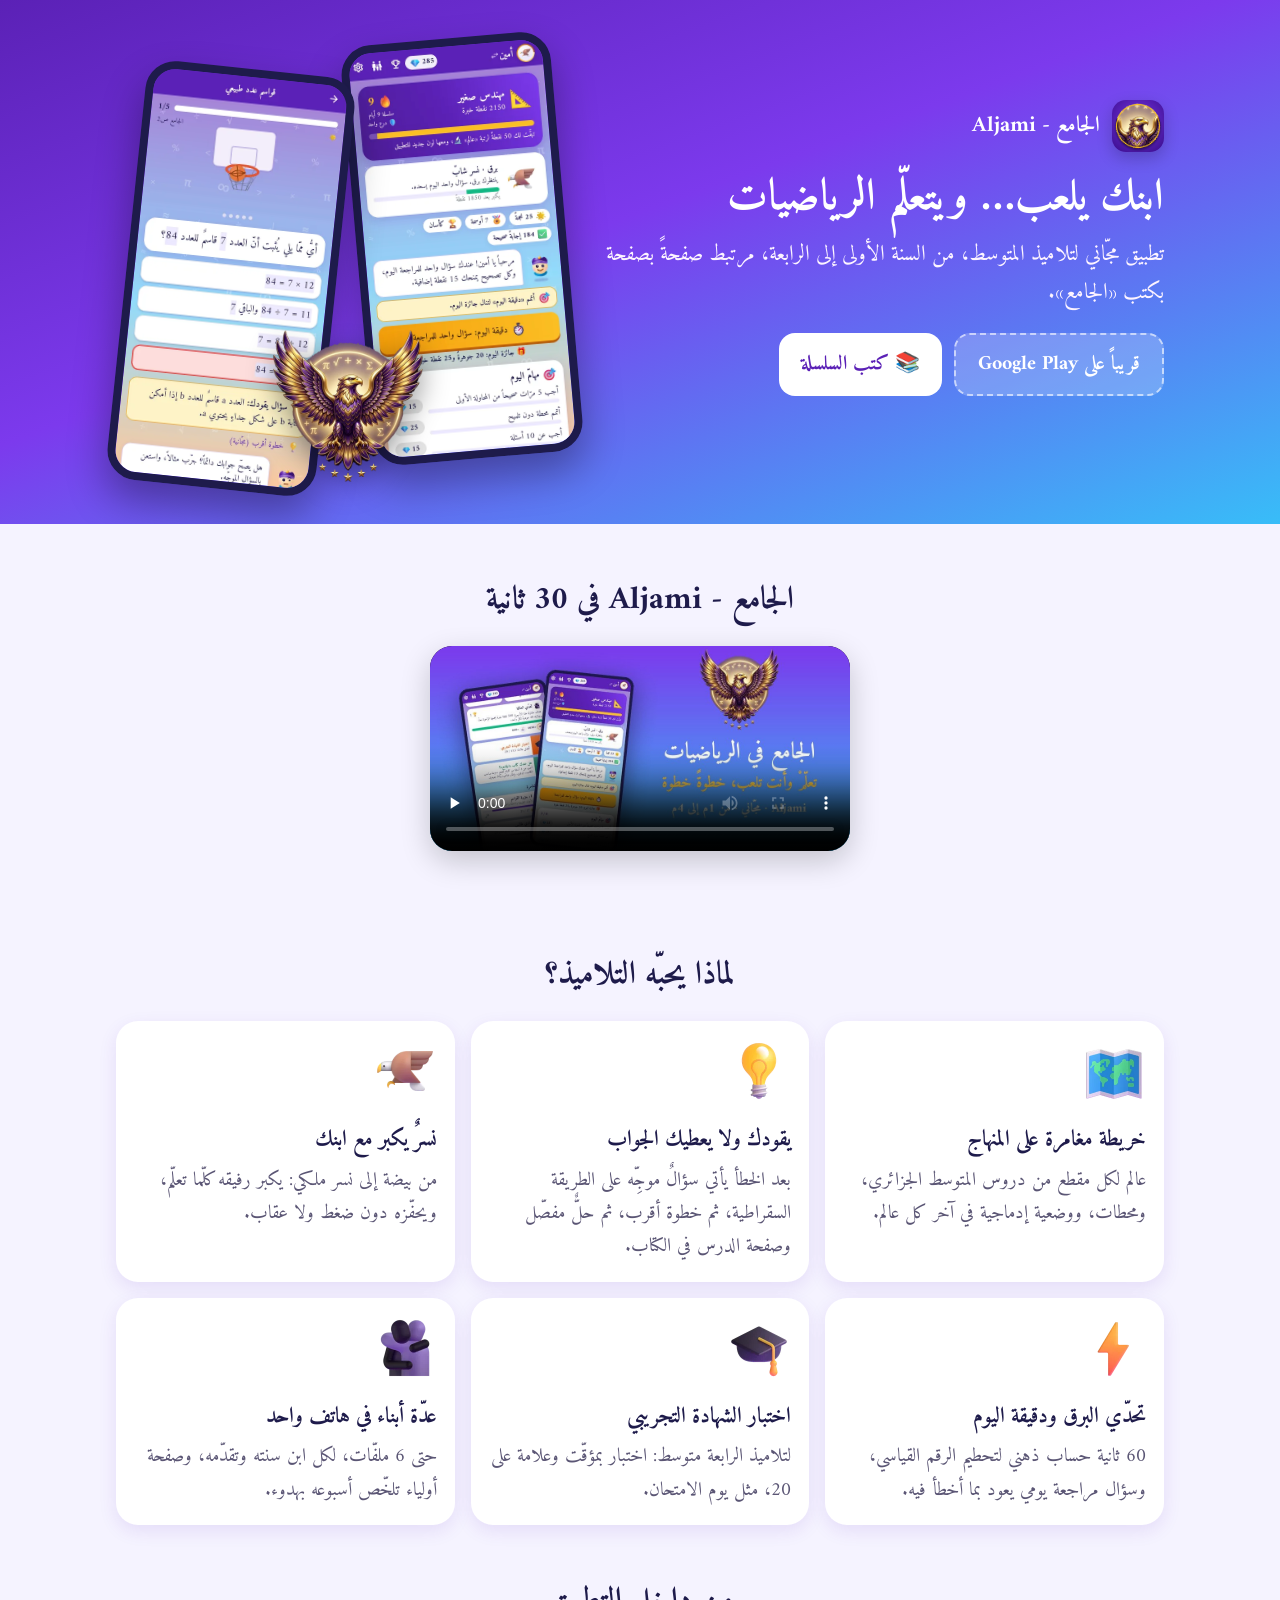
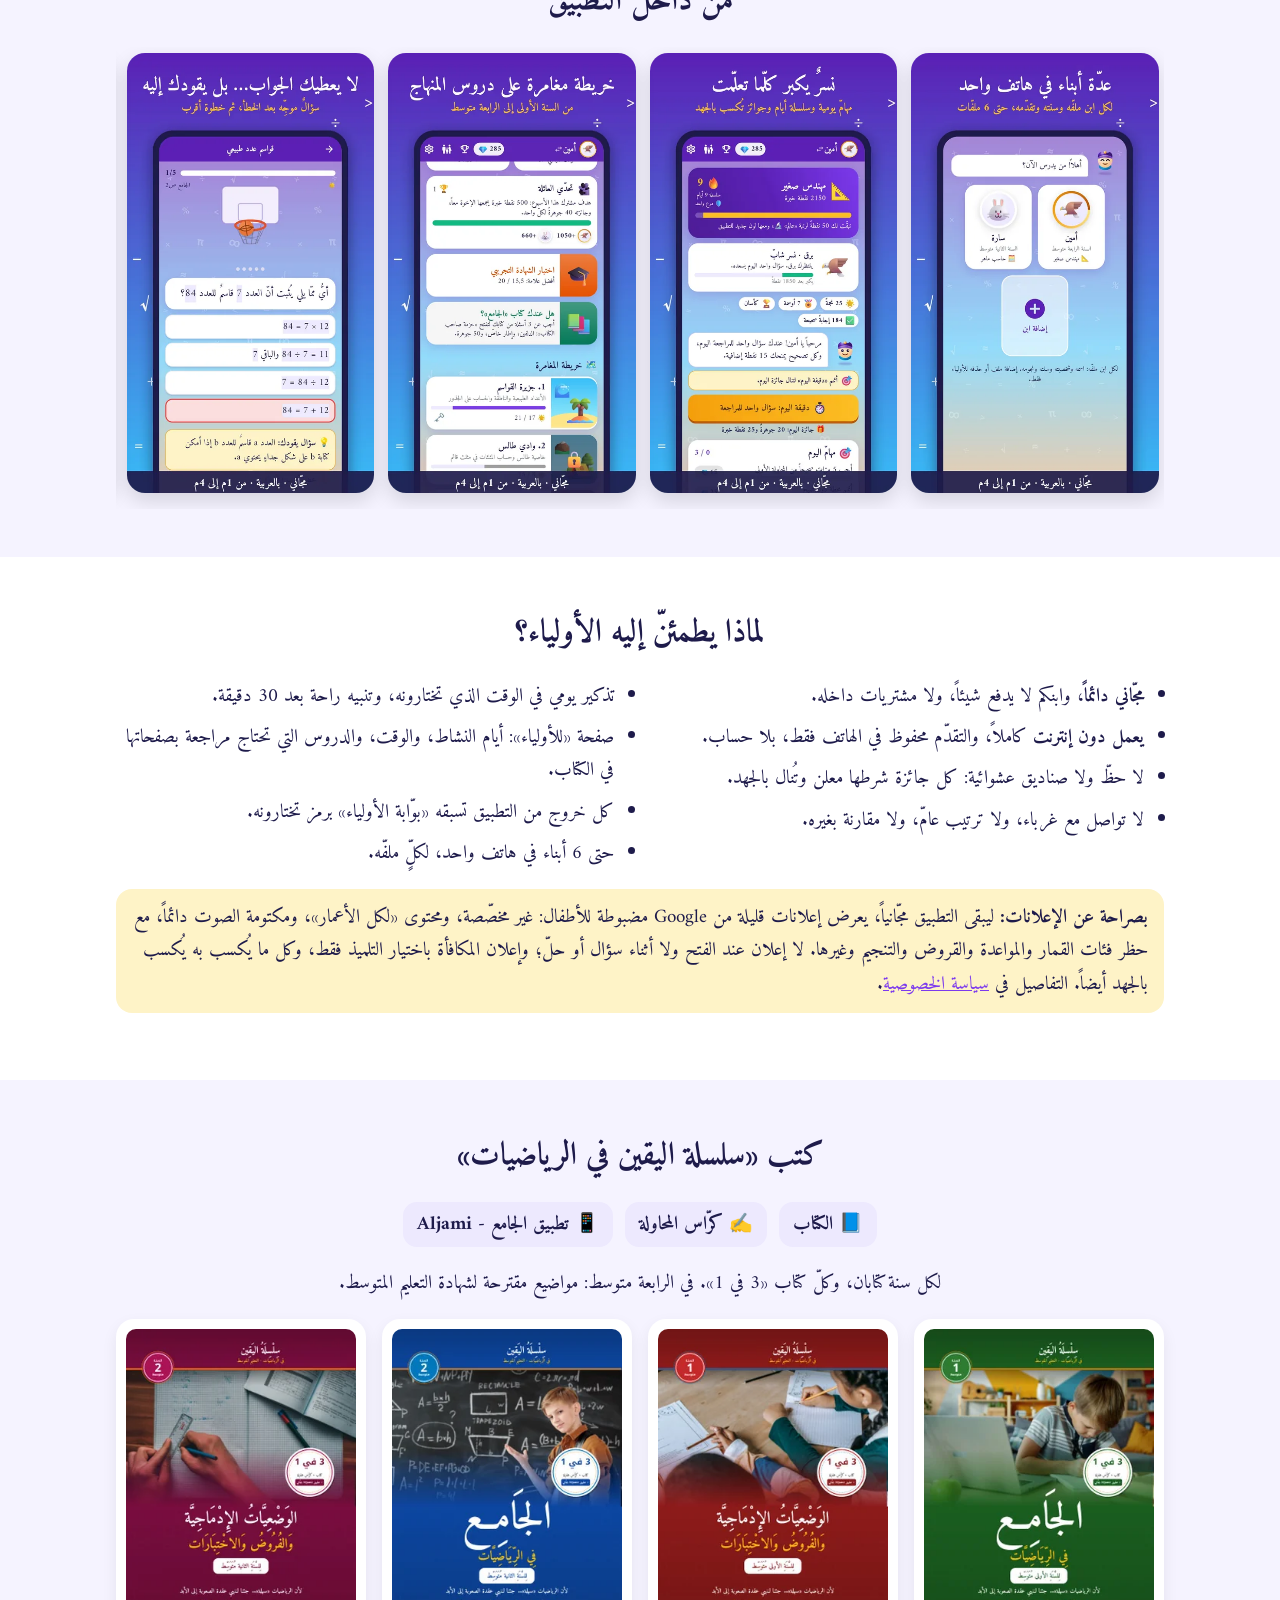
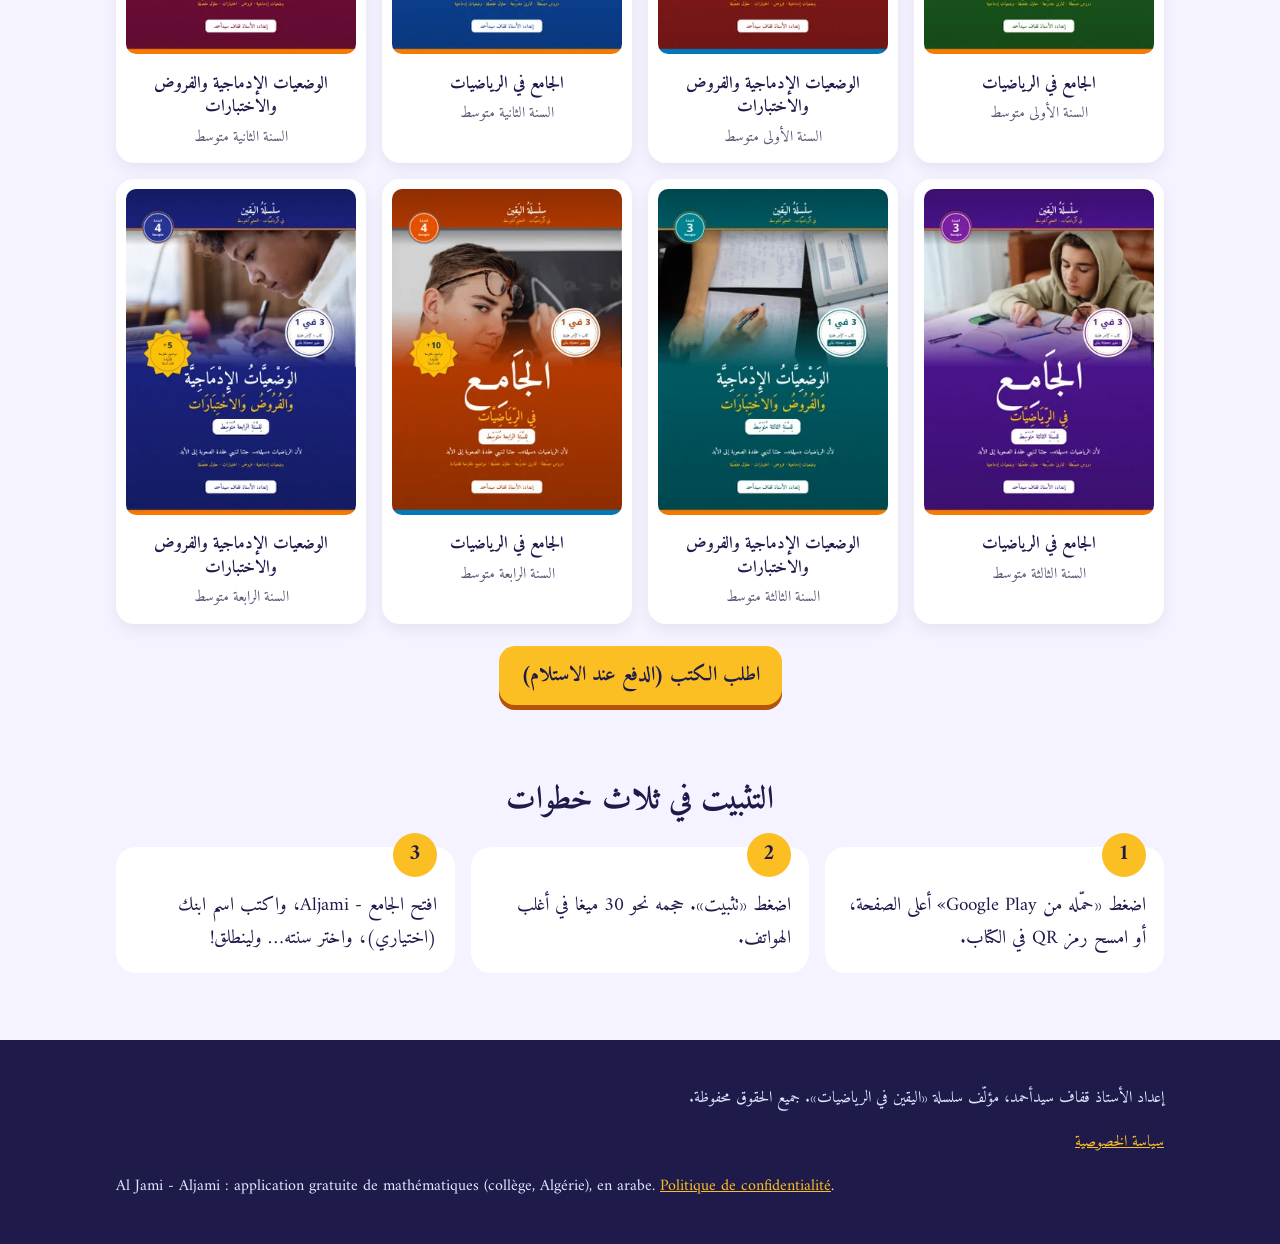
<file: index.html>
<!doctype html>
<html lang="ar" dir="rtl">
<head>
<meta charset="utf-8">
<meta name="viewport" content="width=device-width, initial-scale=1">
<title>الجامع - Aljami: تطبيق مجّاني لتلاميذ المتوسط</title>
<meta name="description" content="تطبيق مجّاني لتعلّم رياضيات المتوسط (1م إلى 4م) باللعب، مرتبط بكتب الجامع.">
<meta property="og:title" content="الجامع - Aljami: تطبيق مجّاني لتلاميذ المتوسط">
<meta property="og:description" content="تطبيق مجّاني لتعلّم رياضيات المتوسط (1م إلى 4م) باللعب، مرتبط بكتب الجامع.">
<meta property="og:image" content="https://sidougf.github.io/img/feature.jpg">
<meta name="theme-color" content="#5B21B6">
<link rel="icon" href="img/icon-192.png">
<link rel="stylesheet" href="style.css">
</head>
<body>

<header class="hero"><div class="wrap">
  <div>
    <div class="brand"><img src="img/icon-128.png" alt="">الجامع - Aljami</div>
    <h1>ابنك يلعب… ويتعلّم الرياضيات</h1>
    <p class="lead">تطبيق مجّاني لتلاميذ المتوسط، من السنة الأولى إلى الرابعة، مرتبط صفحةً بصفحة بكتب «الجامع».</p>
    <div class="btns"><span class="btn soon">قريباً على Google Play</span><a class="btn white" href="#books">📚 كتب السلسلة</a></div>
  </div>
  <div class="phones"><img class="ph p1" src="img/hero1.webp" alt="الشاشة الرئيسية"><img class="ph p2" src="img/hero2.webp" alt="سؤال بأسلوب سقراطي"><img class="eagle" src="img/logo.webp" alt="شعار Aljami"></div>
</div></header>
<section><div class="wrap"><h2>الجامع - Aljami في 30 ثانية</h2><video src="video/aljami-30s.mp4" controls playsinline preload="none" poster="img/feature.jpg"></video></div></section>
<section><div class="wrap"><h2>لماذا يحبّه التلاميذ؟</h2><div class="grid"><div class="card"><img src="img/f-map.webp" alt="" loading="lazy"><h3>خريطة مغامرة على المنهاج</h3><p>عالم لكل مقطع من دروس المتوسط الجزائري، ومحطات، ووضعية إدماجية في آخر كل عالم.</p></div><div class="card"><img src="img/f-bulb.webp" alt="" loading="lazy"><h3>يقودك ولا يعطيك الجواب</h3><p>بعد الخطأ يأتي سؤالٌ موجِّه على الطريقة السقراطية، ثم خطوة أقرب، ثم حلٌّ مفصّل وصفحة الدرس في الكتاب.</p></div><div class="card"><img src="img/f-eagle.webp" alt="" loading="lazy"><h3>نسرٌ يكبر مع ابنك</h3><p>من بيضة إلى نسر ملكي: يكبر رفيقه كلّما تعلّم، ويحفّزه دون ضغط ولا عقاب.</p></div><div class="card"><img src="img/f-lightning.webp" alt="" loading="lazy"><h3>تحدّي البرق ودقيقة اليوم</h3><p>60 ثانية حساب ذهني لتحطيم الرقم القياسي، وسؤال مراجعة يومي يعود بما أخطأ فيه.</p></div><div class="card"><img src="img/f-cap.webp" alt="" loading="lazy"><h3>اختبار الشهادة التجريبي</h3><p>لتلاميذ الرابعة متوسط: اختبار بمؤقّت وعلامة على 20، مثل يوم الامتحان.</p></div><div class="card"><img src="img/f-family.webp" alt="" loading="lazy"><h3>عدّة أبناء في هاتف واحد</h3><p>حتى 6 ملفّات، لكل ابن سنته وتقدّمه، وصفحة أولياء تلخّص أسبوعه بهدوء.</p></div></div></div></section>
<section style="padding-top:0"><div class="wrap"><h2>من داخل التطبيق</h2><div class="shots"><img src="img/shot1.webp" alt="لقطة من التطبيق 1" loading="lazy"><img src="img/shot2.webp" alt="لقطة من التطبيق 2" loading="lazy"><img src="img/shot3.webp" alt="لقطة من التطبيق 3" loading="lazy"><img src="img/shot4.webp" alt="لقطة من التطبيق 4" loading="lazy"><img src="img/shot5.webp" alt="لقطة من التطبيق 5" loading="lazy"><img src="img/shot6.webp" alt="لقطة من التطبيق 6" loading="lazy"><img src="img/shot7.webp" alt="لقطة من التطبيق 7" loading="lazy"><img src="img/shot8.webp" alt="لقطة من التطبيق 8" loading="lazy"></div></div></section>
<section class="parents"><div class="wrap"><h2>لماذا يطمئنّ إليه الأولياء؟</h2>
<ul>
<li><b>مجّاني دائماً</b>، وابنكم لا يدفع شيئاً، ولا مشتريات داخله.</li>
<li><b>يعمل دون إنترنت</b> كاملاً، والتقدّم محفوظ في الهاتف فقط، بلا حساب.</li>
<li>لا حظّ ولا صناديق عشوائية: كل جائزة شرطها معلن وتُنال بالجهد.</li>
<li>لا تواصل مع غرباء، ولا ترتيب عامّ، ولا مقارنة بغيره.</li>
<li>تذكير يومي في الوقت الذي تختارونه، وتنبيه راحة بعد 30 دقيقة.</li>
<li>صفحة «للأولياء»: أيام النشاط، والوقت، والدروس التي تحتاج مراجعة بصفحاتها في الكتاب.</li>
<li>كل خروج من التطبيق تسبقه «بوّابة الأولياء» برمز تختارونه.</li>
<li>حتى 6 أبناء في هاتف واحد، لكلٍّ ملفّه.</li>
</ul>
<p class="note"><b>بصراحة عن الإعلانات:</b> ليبقى التطبيق مجّانياً، يعرض إعلانات قليلة من Google مضبوطة للأطفال: غير مخصّصة، ومحتوى «لكل الأعمار»، ومكتومة الصوت دائماً، مع حظر فئات القمار والمواعدة والقروض والتنجيم وغيرها.
لا إعلان عند الفتح ولا أثناء سؤال أو حلّ؛ وإعلان المكافأة باختيار التلميذ فقط، وكل ما يُكسب به يُكسب بالجهد أيضاً.
التفاصيل في <a href="privacy.html">سياسة الخصوصية</a>.</p>
</div></section>
<section id="books"><div class="wrap"><h2>كتب «سلسلة اليقين في الرياضيات»</h2>
<div class="three"><div>📘 الكتاب</div><div>✍️ كرّاس المحاولة</div><div>📱 تطبيق الجامع - Aljami</div></div>
<p style="text-align:center;margin-top:0">لكل سنة كتابان، وكلّ كتاب «3 في 1». في الرابعة متوسط: مواضيع مقترحة لشهادة التعليم المتوسط.</p>
<div class="books"><div class="book"><img src="img/aljami-1am.webp" alt="الجامع في الرياضيات، السنة الأولى متوسط" loading="lazy"><b>الجامع في الرياضيات</b><span>السنة الأولى متوسط</span></div><div class="book"><img src="img/wadiyat-1am.webp" alt="الوضعيات الإدماجية والفروض والاختبارات، السنة الأولى متوسط" loading="lazy"><b>الوضعيات الإدماجية والفروض والاختبارات</b><span>السنة الأولى متوسط</span></div><div class="book"><img src="img/aljami-2am.webp" alt="الجامع في الرياضيات، السنة الثانية متوسط" loading="lazy"><b>الجامع في الرياضيات</b><span>السنة الثانية متوسط</span></div><div class="book"><img src="img/wadiyat-2am.webp" alt="الوضعيات الإدماجية والفروض والاختبارات، السنة الثانية متوسط" loading="lazy"><b>الوضعيات الإدماجية والفروض والاختبارات</b><span>السنة الثانية متوسط</span></div><div class="book"><img src="img/aljami-3am.webp" alt="الجامع في الرياضيات، السنة الثالثة متوسط" loading="lazy"><b>الجامع في الرياضيات</b><span>السنة الثالثة متوسط</span></div><div class="book"><img src="img/wadiyat-3am.webp" alt="الوضعيات الإدماجية والفروض والاختبارات، السنة الثالثة متوسط" loading="lazy"><b>الوضعيات الإدماجية والفروض والاختبارات</b><span>السنة الثالثة متوسط</span></div><div class="book"><img src="img/aljami-4am.webp" alt="الجامع في الرياضيات، السنة الرابعة متوسط" loading="lazy"><b>الجامع في الرياضيات</b><span>السنة الرابعة متوسط</span></div><div class="book"><img src="img/wadiyat-4am.webp" alt="الوضعيات الإدماجية والفروض والاختبارات، السنة الرابعة متوسط" loading="lazy"><b>الوضعيات الإدماجية والفروض والاختبارات</b><span>السنة الرابعة متوسط</span></div></div>
<p style="text-align:center;margin-top:22px"><a class="btn gold" href="#books">اطلب الكتب (الدفع عند الاستلام)</a></p>
</div></section>
<section style="padding-top:0"><div class="wrap"><h2>التثبيت في ثلاث خطوات</h2>
<ol class="steps">
<li>اضغط «حمّله من Google Play» أعلى الصفحة، أو امسح رمز QR في الكتاب.</li>
<li>اضغط «تثبيت». حجمه نحو 30 ميغا في أغلب الهواتف.</li>
<li>افتح الجامع - Aljami، واكتب اسم ابنك (اختياري)، واختر سنته… ولينطلق!</li>
</ol></div></section>
<footer><div class="wrap">
<p>إعداد الأستاذ قفاف سيدأحمد، مؤلّف سلسلة «اليقين في الرياضيات». جميع الحقوق محفوظة.</p>
<p><a href="privacy.html">سياسة الخصوصية</a></p>
<p class="fr">Al Jami - Aljami : application gratuite de mathématiques (collège, Algérie), en arabe. <a href="privacy.html">Politique de confidentialité</a>.</p>
</div></footer>

</body>
</html>
</file>
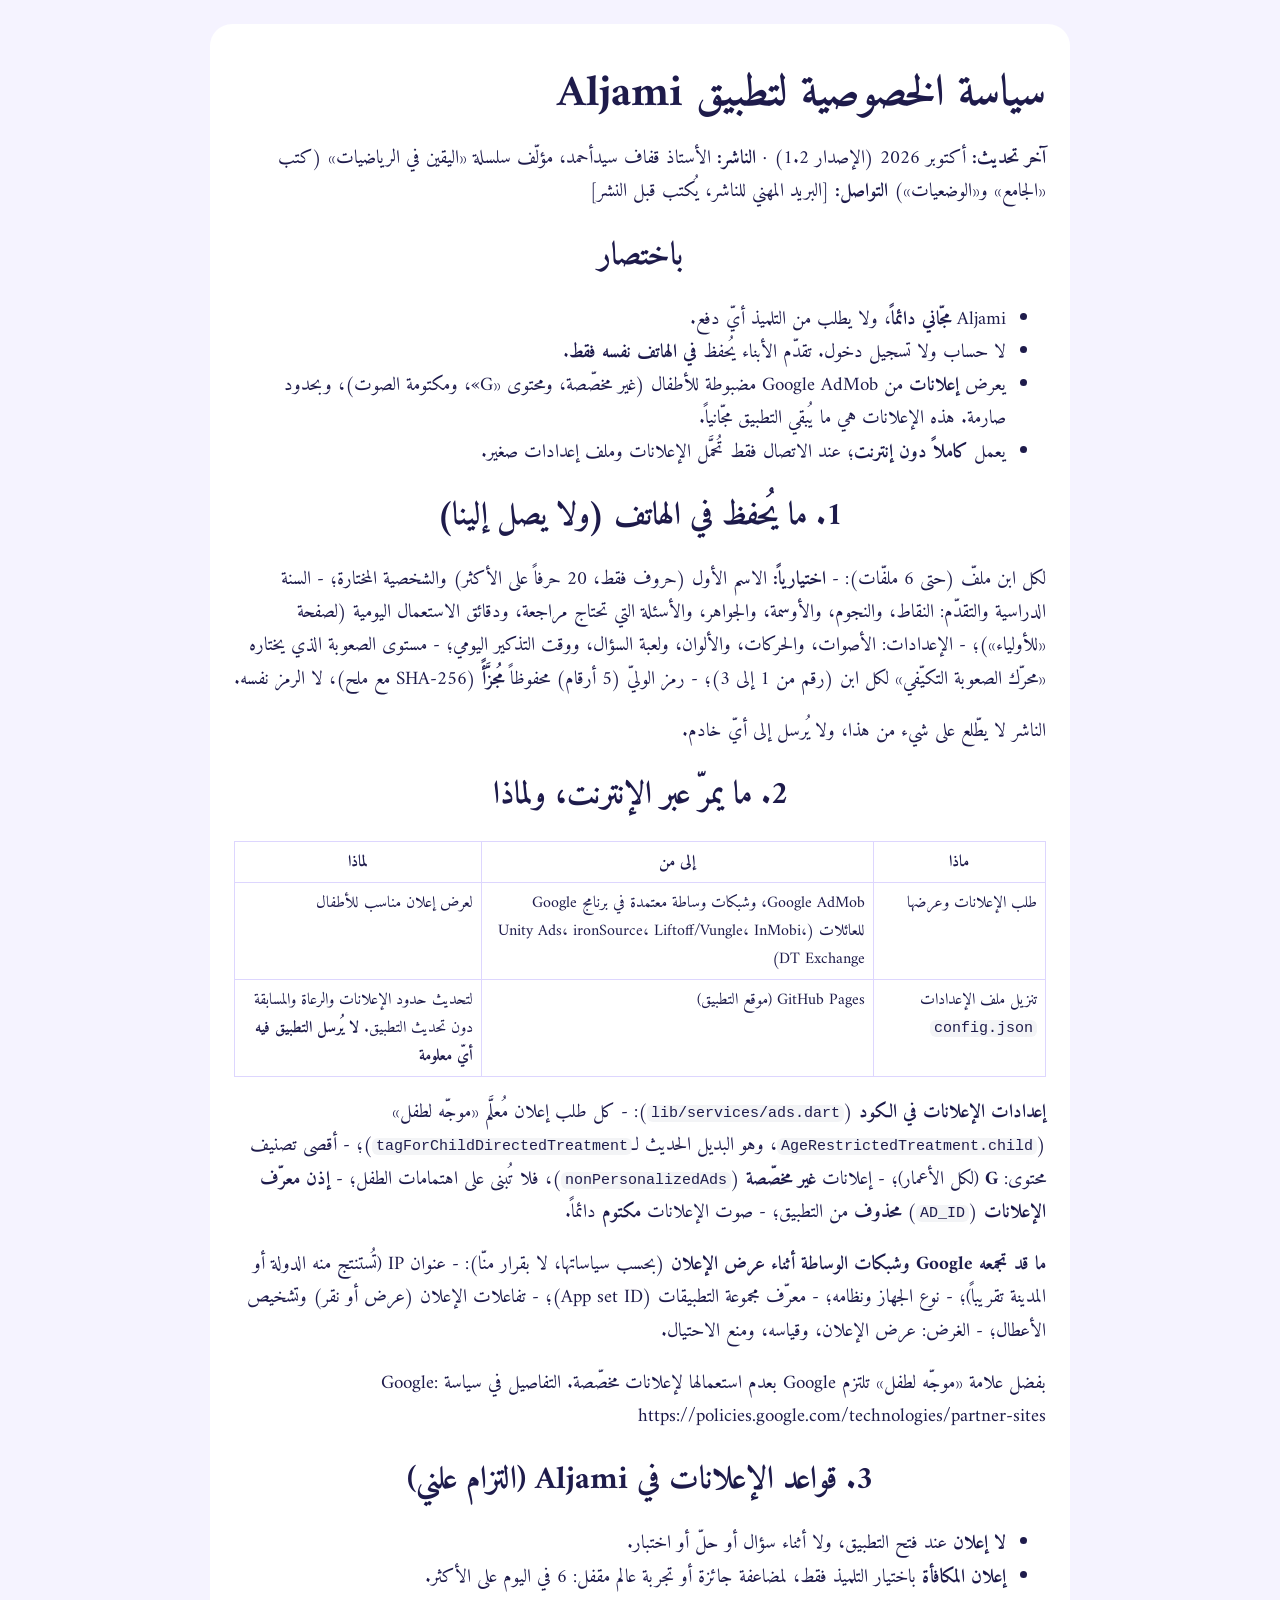
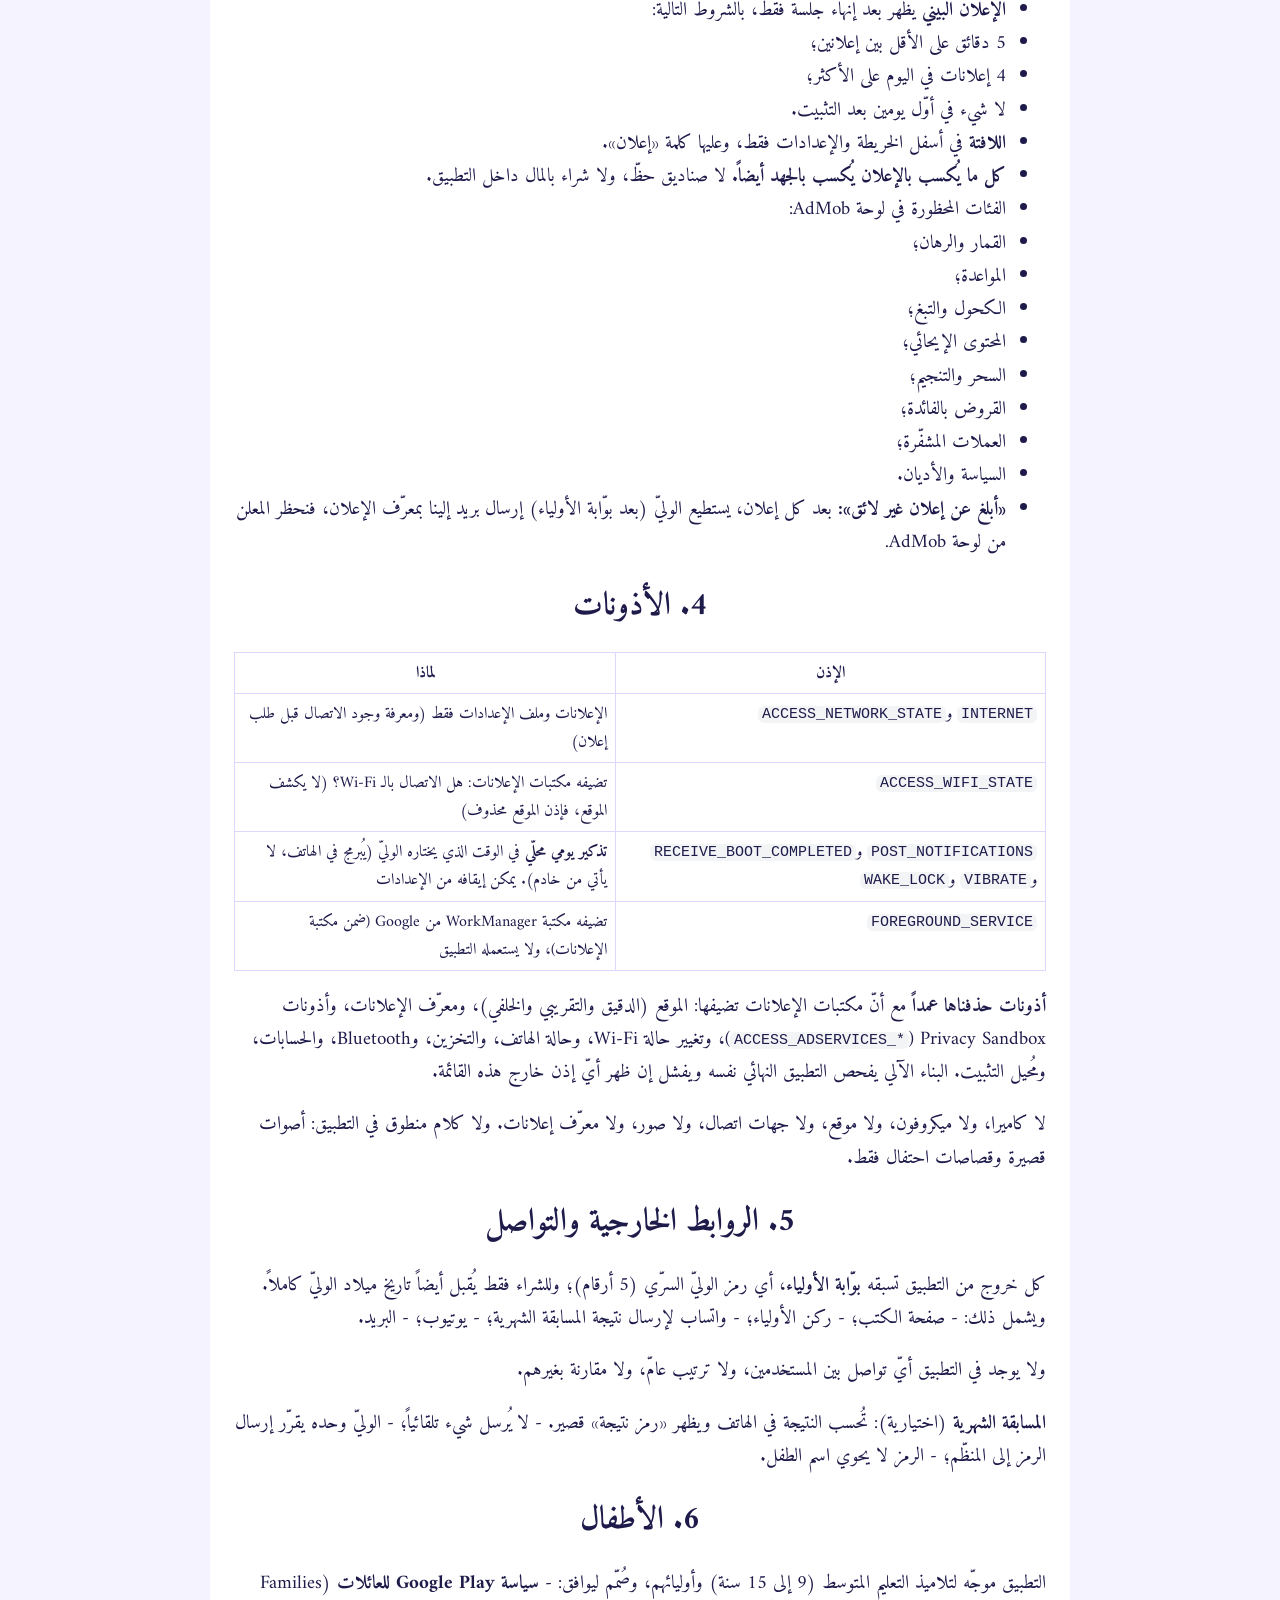
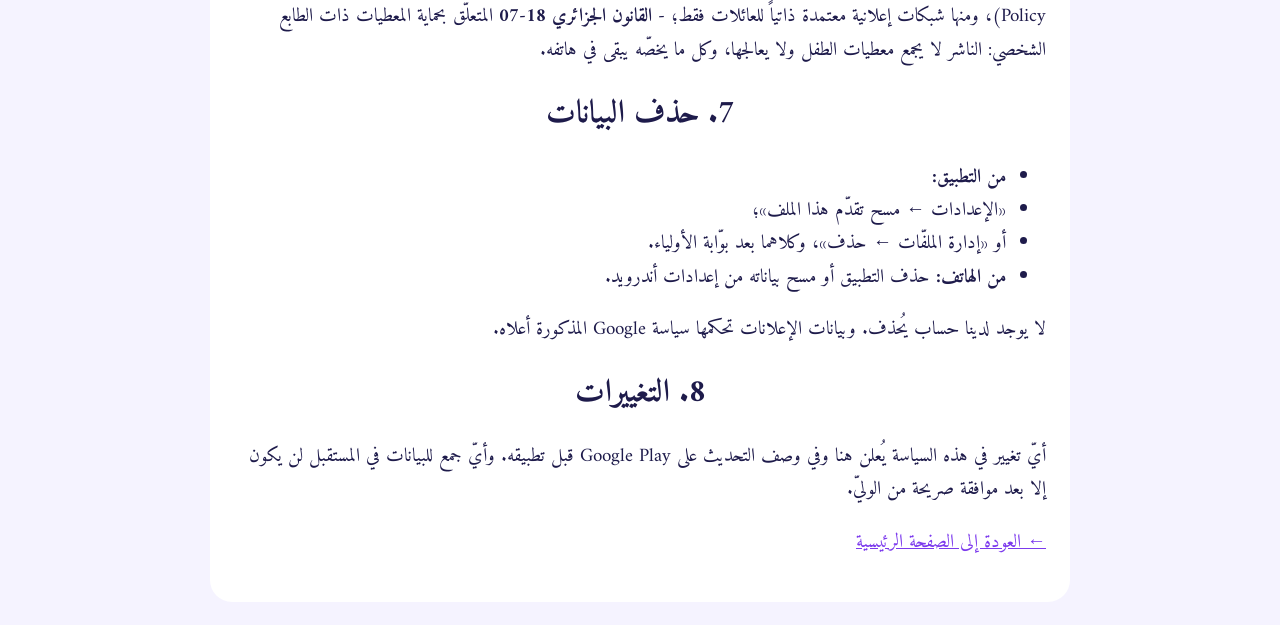
<file: privacy.html>
<!doctype html>
<html lang="ar" dir="rtl">
<head>
<meta charset="utf-8">
<meta name="viewport" content="width=device-width, initial-scale=1">
<title>سياسة الخصوصية: الجامع - Aljami</title>
<meta name="description" content="سياسة الخصوصية لتطبيق الجامع - Aljami">
<meta property="og:title" content="سياسة الخصوصية: الجامع - Aljami">
<meta property="og:description" content="سياسة الخصوصية لتطبيق الجامع - Aljami">
<meta property="og:image" content="https://sidougf.github.io/img/feature.jpg">
<meta name="theme-color" content="#5B21B6">
<link rel="icon" href="img/icon-192.png">
<link rel="stylesheet" href="style.css">
</head>
<body>
<main class="wrap"><div class="doc"><h1>سياسة الخصوصية لتطبيق Aljami</h1>
<p><strong>آخر تحديث:</strong> أكتوبر 2026 (الإصدار 1.2) · <strong>الناشر:</strong> الأستاذ قفاف سيدأحمد، مؤلّف سلسلة «اليقين في الرياضيات» (كتب «الجامع» و«الوضعيات»)
<strong>التواصل:</strong> [البريد المهني للناشر، يُكتب قبل النشر]</p>
<h2>باختصار</h2>
<ul>
<li>Aljami <strong>مجّاني دائماً</strong>، ولا يطلب من التلميذ أيّ دفع.</li>
<li>لا حساب ولا تسجيل دخول. تقدّم الأبناء يُحفظ <strong>في الهاتف نفسه فقط</strong>.</li>
<li>يعرض <strong>إعلانات</strong> من Google AdMob مضبوطة للأطفال (غير مخصّصة، ومحتوى «G»، ومكتومة الصوت)، وبحدود صارمة.
  هذه الإعلانات هي ما يُبقي التطبيق مجّانياً.</li>
<li>يعمل <strong>كاملاً دون إنترنت</strong>؛ عند الاتصال فقط تُحمَّل الإعلانات وملف إعدادات صغير.</li>
</ul>
<h2>1. ما يُحفظ في الهاتف (ولا يصل إلينا)</h2>
<p>لكل ابن ملفّ (حتى 6 ملفّات):
- <strong>اختيارياً:</strong> الاسم الأول (حروف فقط، 20 حرفاً على الأكثر) والشخصية المختارة؛
- السنة الدراسية والتقدّم: النقاط، والنجوم، والأوسمة، والجواهر، والأسئلة التي تحتاج مراجعة،
  ودقائق الاستعمال اليومية (لصفحة «للأولياء»)؛
- الإعدادات: الأصوات، والحركات، والألوان، ولعبة السؤال، ووقت التذكير اليومي؛
- مستوى الصعوبة الذي يختاره «محرّك الصعوبة التكيّفي» لكل ابن (رقم من 1 إلى 3)؛
- رمز الوليّ (5 أرقام) محفوظاً <strong>مُجزَّأً</strong> (SHA-256 مع ملح)، لا الرمز نفسه.</p>
<p>الناشر لا يطّلع على شيء من هذا، ولا يُرسل إلى أيّ خادم.</p>
<h2>2. ما يمرّ عبر الإنترنت، ولماذا</h2>
<table>
<thead>
<tr>
<th>ماذا</th>
<th>إلى من</th>
<th>لماذا</th>
</tr>
</thead>
<tbody>
<tr>
<td>طلب الإعلانات وعرضها</td>
<td>Google AdMob، وشبكات وساطة معتمدة في برنامج Google للعائلات (Unity Ads، ironSource، Liftoff/Vungle، InMobi، DT Exchange)</td>
<td>لعرض إعلان مناسب للأطفال</td>
</tr>
<tr>
<td>تنزيل ملف الإعدادات <code>config.json</code></td>
<td>GitHub Pages (موقع التطبيق)</td>
<td>لتحديث حدود الإعلانات والرعاة والمسابقة دون تحديث التطبيق. <strong>لا يُرسل التطبيق فيه أيّ معلومة</strong></td>
</tr>
</tbody>
</table>
<p><strong>إعدادات الإعلانات في الكود</strong> (<code>lib/services/ads.dart</code>):
- كل طلب إعلان مُعلَّم «موجّه لطفل» (<code>AgeRestrictedTreatment.child</code>، وهو البديل الحديث لـ<code>tagForChildDirectedTreatment</code>)؛
- أقصى تصنيف محتوى: <strong>G</strong> (لكل الأعمار)؛
- إعلانات <strong>غير مخصّصة</strong> (<code>nonPersonalizedAds</code>)، فلا تُبنى على اهتمامات الطفل؛
- <strong>إذن معرّف الإعلانات</strong> (<code>AD_ID</code>) <strong>محذوف</strong> من التطبيق؛
- صوت الإعلانات <strong>مكتوم</strong> دائماً.</p>
<p><strong>ما قد تجمعه Google وشبكات الوساطة أثناء عرض الإعلان</strong> (بحسب سياساتها، لا بقرار منّا):
- عنوان IP (تُستنتج منه الدولة أو المدينة تقريباً)؛
- نوع الجهاز ونظامه؛
- معرّف مجموعة التطبيقات (App set ID)؛
- تفاعلات الإعلان (عرض أو نقر) وتشخيص الأعطال؛
- الغرض: عرض الإعلان، وقياسه، ومنع الاحتيال.</p>
<p>بفضل علامة «موجّه لطفل» تلتزم Google بعدم استعمالها لإعلانات مخصّصة. التفاصيل في سياسة Google:
https://policies.google.com/technologies/partner-sites</p>
<h2>3. قواعد الإعلانات في Aljami (التزام علني)</h2>
<ul>
<li><strong>لا إعلان</strong> عند فتح التطبيق، ولا أثناء سؤال أو حلّ أو اختبار.</li>
<li><strong>إعلان المكافأة</strong> باختيار التلميذ فقط، لمضاعفة جائزة أو تجربة عالم مقفل: 6 في اليوم على الأكثر.</li>
<li><strong>الإعلان البيني</strong> يظهر بعد إنهاء جلسة فقط، بالشروط التالية:</li>
<li>5 دقائق على الأقل بين إعلانين؛</li>
<li>4 إعلانات في اليوم على الأكثر؛</li>
<li>لا شيء في أوّل يومين بعد التثبيت.</li>
<li><strong>اللافتة</strong> في أسفل الخريطة والإعدادات فقط، وعليها كلمة «إعلان».</li>
<li><strong>كل ما يُكسب بالإعلان يُكسب بالجهد أيضاً.</strong> لا صناديق حظّ، ولا شراء بالمال داخل التطبيق.</li>
<li>الفئات المحظورة في لوحة AdMob:</li>
<li>القمار والرهان؛</li>
<li>المواعدة؛</li>
<li>الكحول والتبغ؛</li>
<li>المحتوى الإيحائي؛</li>
<li>السحر والتنجيم؛</li>
<li>القروض بالفائدة؛</li>
<li>العملات المشفّرة؛</li>
<li>السياسة والأديان.</li>
<li><strong>«أبلغ عن إعلان غير لائق»:</strong> بعد كل إعلان، يستطيع الوليّ (بعد بوّابة الأولياء) إرسال بريد إلينا بمعرّف الإعلان،
  فنحظر المعلن من لوحة AdMob.</li>
</ul>
<h2>4. الأذونات</h2>
<table>
<thead>
<tr>
<th>الإذن</th>
<th>لماذا</th>
</tr>
</thead>
<tbody>
<tr>
<td><code>INTERNET</code> و<code>ACCESS_NETWORK_STATE</code></td>
<td>الإعلانات وملف الإعدادات فقط (ومعرفة وجود الاتصال قبل طلب إعلان)</td>
</tr>
<tr>
<td><code>ACCESS_WIFI_STATE</code></td>
<td>تضيفه مكتبات الإعلانات: هل الاتصال بالـ Wi-Fi؟ (لا يكشف الموقع، فإذن الموقع محذوف)</td>
</tr>
<tr>
<td><code>POST_NOTIFICATIONS</code> و<code>RECEIVE_BOOT_COMPLETED</code> و<code>VIBRATE</code> و<code>WAKE_LOCK</code></td>
<td><strong>تذكير يومي محلّي</strong> في الوقت الذي يختاره الوليّ (يُبرمج في الهاتف، لا يأتي من خادم). يمكن إيقافه من الإعدادات</td>
</tr>
<tr>
<td><code>FOREGROUND_SERVICE</code></td>
<td>تضيفه مكتبة WorkManager من Google (ضمن مكتبة الإعلانات)، ولا يستعمله التطبيق</td>
</tr>
</tbody>
</table>
<p><strong>أذونات حذفناها عمداً</strong> مع أنّ مكتبات الإعلانات تضيفها: الموقع (الدقيق والتقريبي والخلفي)، ومعرّف الإعلانات،
وأذونات Privacy Sandbox (<code>ACCESS_ADSERVICES_*</code>)، وتغيير حالة Wi-Fi، وحالة الهاتف، والتخزين، وBluetooth، والحسابات، ومُحيل التثبيت.
البناء الآلي يفحص التطبيق النهائي نفسه ويفشل إن ظهر أيّ إذن خارج هذه القائمة.</p>
<p>لا كاميرا، ولا ميكروفون، ولا موقع، ولا جهات اتصال، ولا صور، ولا معرّف إعلانات.
ولا كلام منطوق في التطبيق: أصوات قصيرة وقصاصات احتفال فقط.</p>
<h2>5. الروابط الخارجية والتواصل</h2>
<p>كل خروج من التطبيق تسبقه <strong>بوّابة الأولياء</strong>، أي رمز الوليّ السرّي (5 أرقام)؛ وللشراء فقط يُقبل أيضاً تاريخ ميلاد الوليّ كاملاً. ويشمل ذلك:
- صفحة الكتب؛
- ركن الأولياء؛
- واتساب لإرسال نتيجة المسابقة الشهرية؛
- يوتيوب؛
- البريد.</p>
<p>ولا يوجد في التطبيق أيّ تواصل بين المستخدمين، ولا ترتيب عامّ، ولا مقارنة بغيرهم.</p>
<p><strong>المسابقة الشهرية</strong> (اختيارية): تُحسب النتيجة في الهاتف ويظهر «رمز نتيجة» قصير.
- لا يُرسل شيء تلقائياً؛
- الوليّ وحده يقرّر إرسال الرمز إلى المنظّم؛
- الرمز لا يحوي اسم الطفل.</p>
<h2>6. الأطفال</h2>
<p>التطبيق موجّه لتلاميذ التعليم المتوسط (9 إلى 15 سنة) وأوليائهم، وصُمّم ليوافق:
- <strong>سياسة Google Play للعائلات</strong> (Families Policy)، ومنها شبكات إعلانية معتمدة ذاتياً للعائلات فقط؛
- <strong>القانون الجزائري 18-07</strong> المتعلّق بحماية المعطيات ذات الطابع الشخصي: الناشر لا يجمع معطيات الطفل ولا يعالجها،
  وكل ما يخصّه يبقى في هاتفه.</p>
<h2 id="delete">7. حذف البيانات</h2>
<ul>
<li><strong>من التطبيق:</strong></li>
<li>«الإعدادات ← مسح تقدّم هذا الملف»؛</li>
<li>أو «إدارة الملفّات ← حذف»، وكلاهما بعد بوّابة الأولياء.</li>
<li><strong>من الهاتف:</strong> حذف التطبيق أو مسح بياناته من إعدادات أندرويد.</li>
</ul>
<p>لا يوجد لدينا حساب يُحذف. وبيانات الإعلانات تحكمها سياسة Google المذكورة أعلاه.</p>
<h2>8. التغييرات</h2>
<p>أيّ تغيير في هذه السياسة يُعلن هنا وفي وصف التحديث على Google Play قبل تطبيقه.
وأيّ جمع للبيانات في المستقبل لن يكون إلا بعد موافقة صريحة من الوليّ.</p><p><a href="./">← العودة إلى الصفحة الرئيسية</a></p></div></main>
</body>
</html>
</file>
<file: style.css>
@font-face{font-family:Amiri;src:url(fonts/amiri-regular.woff2) format("woff2");font-weight:400;font-display:swap}
@font-face{font-family:Amiri;src:url(fonts/amiri-bold.woff2) format("woff2");font-weight:700;font-display:swap}
:root{--violet:#5B21B6;--violet2:#7C3AED;--sky:#38BDF8;--gold:#FBBF24;--ink:#1E1B4B;--muted:#5B5675;--card:#fff;--bg:#F5F3FF}
*{box-sizing:border-box}
html,body{overflow-x:hidden}
html{scroll-behavior:smooth}
body{margin:0;font-family:Amiri,"Times New Roman",serif;color:var(--ink);background:var(--bg);font-size:19px;line-height:1.75}
a{color:var(--violet2)}
.wrap{max-width:1080px;margin:0 auto;padding:0 16px}
.hero{background:linear-gradient(160deg,var(--violet) 0%,var(--violet2) 45%,var(--sky) 100%);color:#fff;padding:28px 0 56px;overflow:hidden}
.hero .wrap{display:grid;grid-template-columns:1.1fr .9fr;gap:24px;align-items:center}
.brand{display:flex;align-items:center;gap:12px;font-weight:700;font-size:22px}
.brand img{width:52px;height:52px;border-radius:14px;box-shadow:0 6px 16px #0003}
h1{font-size:44px;line-height:1.3;margin:18px 0 8px}
.lead{font-size:22px;color:#FDF4FF;margin:0 0 20px}
.btns{display:flex;flex-wrap:wrap;gap:12px}
.btn{display:inline-flex;align-items:center;gap:8px;padding:12px 22px;border-radius:16px;font-weight:700;font-size:20px;text-decoration:none;border:0;cursor:pointer}
.btn.gold{background:var(--gold);color:var(--ink);box-shadow:0 5px 0 #B45309}
.btn.white{background:#fff;color:var(--violet)}
.btn.soon{background:#ffffff33;color:#fff;border:2px dashed #fff9}
.phones{position:relative;height:440px}
.phones .ph{position:absolute;width:210px;border-radius:30px;border:8px solid var(--ink);box-shadow:0 20px 40px #0005}
.phones .p1{right:10px;top:10px;transform:rotate(-5deg)}
.phones .p2{left:10px;top:40px;transform:rotate(6deg)}
.phones .eagle{position:absolute;width:150px;left:34%;bottom:-14px;filter:drop-shadow(0 10px 14px #0006);z-index:2}
section{padding:48px 0}
h2{font-size:32px;margin:0 0 18px;text-align:center}
.grid{display:grid;grid-template-columns:repeat(3,1fr);gap:16px}
.card{background:var(--card);border-radius:22px;padding:18px;box-shadow:0 6px 18px #5B21B61a}
.card img{width:64px;height:64px}
.card h3{margin:6px 0 4px;font-size:22px}
.card p{margin:0;color:var(--muted)}
.shots{display:flex;gap:14px;overflow-x:auto;padding:6px 4px 16px;scroll-snap-type:x mandatory}
.shots img{height:440px;border-radius:18px;scroll-snap-align:center;box-shadow:0 8px 20px #0002}
.parents{background:#fff}
.parents ul{columns:2;column-gap:32px;padding-inline-start:20px}
.parents li{margin-bottom:8px;break-inside:avoid}
.note{background:#FEF3C7;border-radius:16px;padding:12px 16px;margin-top:12px}
.books{display:grid;grid-template-columns:repeat(4,1fr);gap:16px}
.book{background:#fff;border-radius:18px;padding:10px;text-align:center;box-shadow:0 6px 16px #0001}
.book img{width:100%;border-radius:10px}
.book b{display:block;font-size:17px;line-height:1.4;margin-top:6px}
.book span{font-size:15px;color:var(--muted)}
.three{display:flex;justify-content:center;gap:12px;flex-wrap:wrap;margin:0 0 20px}
.three div{background:#EDE9FE;border-radius:14px;padding:6px 14px;font-weight:700}
.steps{counter-reset:s;list-style:none;padding:0;display:grid;grid-template-columns:repeat(3,1fr);gap:16px}
.steps li{background:#fff;border-radius:20px;padding:18px;position:relative;padding-top:42px}
.steps li::before{counter-increment:s;content:counter(s);position:absolute;top:-14px;right:18px;width:44px;height:44px;border-radius:50%;background:var(--gold);display:grid;place-items:center;font-weight:700;font-size:22px}
video{width:100%;max-width:420px;display:block;margin:0 auto;border-radius:22px;box-shadow:0 10px 30px #0003;background:#000}
footer{background:var(--ink);color:#E0E7FF;padding:28px 0;font-size:16px}
footer a{color:var(--gold)}
.doc{background:#fff;border-radius:22px;padding:24px;margin:24px auto;max-width:860px}
.doc table{border-collapse:collapse;width:100%;font-size:16px;display:block;overflow-x:auto}
.doc td,.doc th{border:1px solid #DDD6FE;padding:6px 8px;vertical-align:top}
.doc code{background:#F3F4F6;border-radius:6px;padding:0 4px;font-size:15px;direction:ltr;unicode-bidi:isolate}
.fr{direction:ltr;text-align:left}
@media (max-width:820px){
 .hero .wrap{grid-template-columns:1fr}
 h1{font-size:34px}
 .phones{height:360px}
 .phones .ph{width:165px}
 .phones .eagle{width:120px}
 .grid,.steps{grid-template-columns:1fr}
 .books{grid-template-columns:repeat(2,1fr)}
 .parents ul{columns:1}
 .shots img{height:380px}
}
</file>
